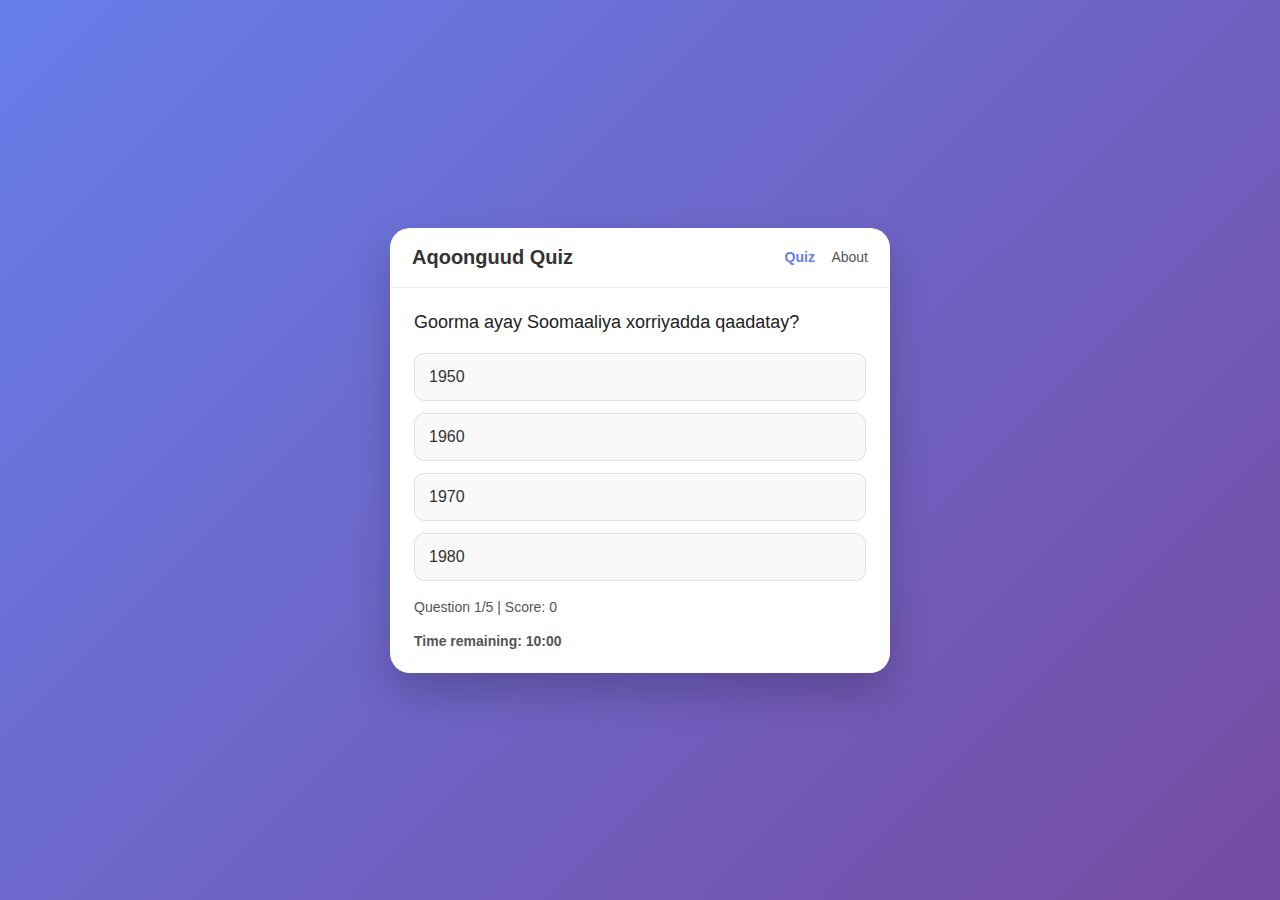
<file: index.html>
<!DOCTYPE html>
<html lang="en">
<head>
<meta charset="UTF-8" />
<meta name="viewport" content="width=device-width, initial-scale=1.0" />
<title>Aqoonguud Quiz</title>
<link rel="stylesheet" href="style.css" />
</head>
<body>
<div class="app">
<header>
<h1>Aqoonguud Quiz</h1>
<nav>
<a href="index.html" class="active">Quiz</a>
<a href="about.html">About</a>

</nav>
</header>


<div class="content">
<div class="question" id="question"></div>
<div class="options" id="options"></div>
<div class="footer">
<span id="info"></span>
<button id="nextBtn">Next</button>
</div>
<div class="footer">
<strong id="timer">Time remaining: 10:00</strong>
</div>
</div>
</div>


<script src="script.js"></script>
</body>
</html>
</file>
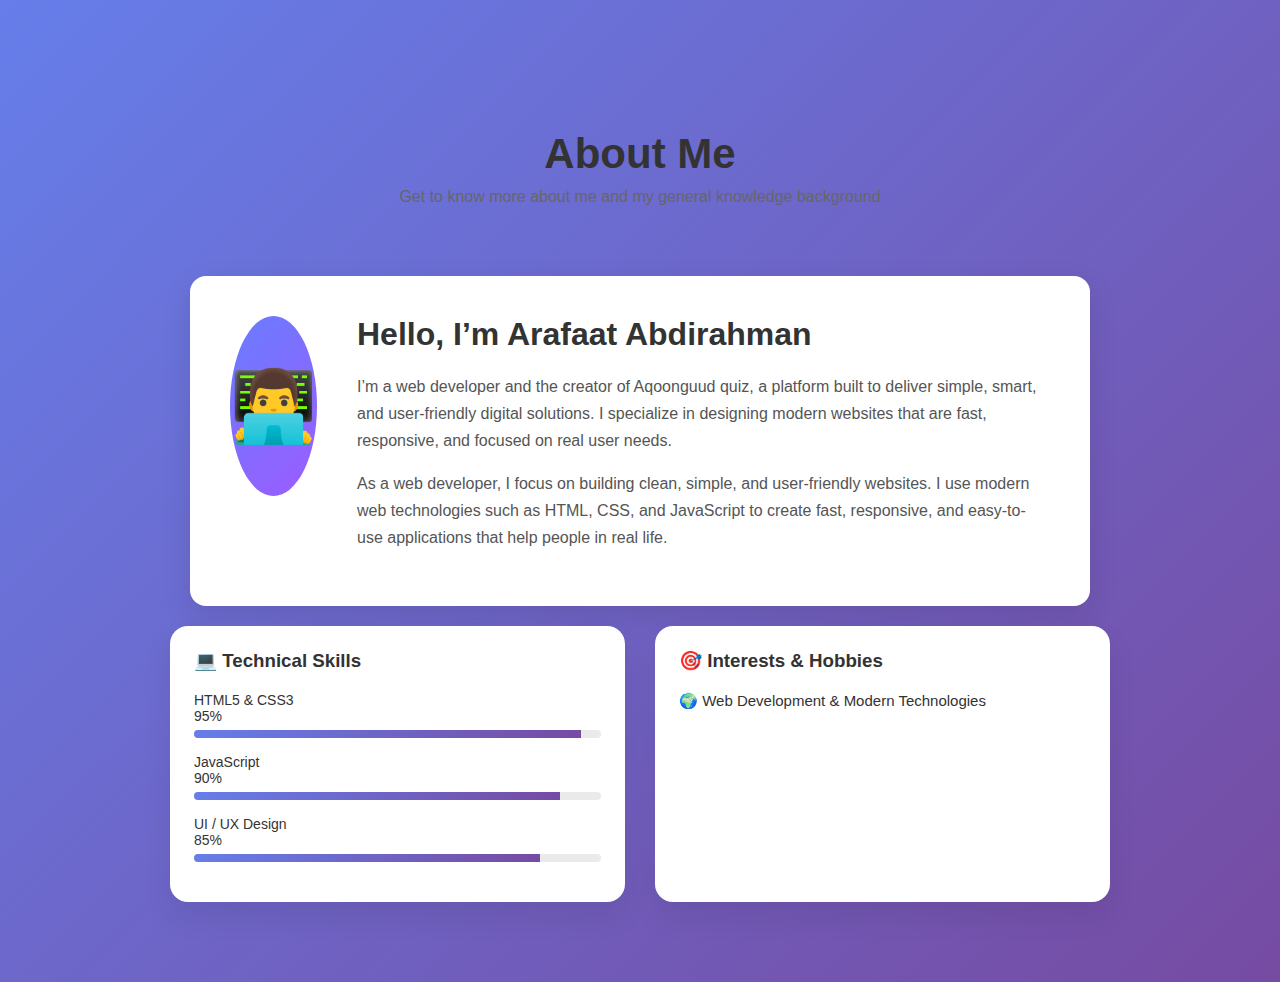
<file: about.html>
<!DOCTYPE html>
<html lang="en">
<head>
<meta charset="UTF-8" />
<meta name="viewport" content="width=device-width, initial-scale=1.0" />
<title>About | Aqoonguud Quiz</title>
<link rel="stylesheet" href="style.css" />
</head>
<body>
<section class="about-page">


<body>

    <!-- About Header -->
    <section class="about-header">
        <h1>About Me</h1>
        <p>Get to know more about me and my general knowledge background</p>
    </section>

    <!-- About Card -->
    <section class="about-container">
        <div class="about-card">

            <!-- Avatar -->
            <div class="about-image">
                <span>👨‍💻</span>
            </div>

            <!-- Content -->
            <div class="about-content">
                <h2>Hello, I’m Arafaat Abdirahman</h2>

                <p>
                   I’m a web developer and the creator of Aqoonguud quiz, 
                   a platform built to deliver simple, smart, and user-friendly digital solutions.
                    I specialize in designing modern websites that are fast, responsive, and focused on real user needs.

              
                <p>
                    As a web developer, I focus on building clean, simple, and user-friendly websites.
                    I use modern web technologies such as HTML, CSS, and JavaScript to create fast,
                    responsive, and easy-to-use applications that help people in real life.
                </p>
            </div>

        </div>
    </section>






<div class="about-grid">
<!-- Skills -->
<div class="card">
<h3>💻 Technical Skills</h3>
<div class="skill">
<span>HTML5 & CSS3</span><span>95%</span>
<div class="bar"><div style="width:95%"></div></div>
</div>
<div class="skill">
<span>JavaScript</span><span>90%</span>
<div class="bar"><div style="width:90%"></div></div>
</div>
<div class="skill">
<span>UI / UX Design</span><span>85%</span>
<div class="bar"><div style="width:85%"></div></div>
</div>
</div>


<!-- Interests -->
<div class="card">
<h3>🎯 Interests & Hobbies</h3>
<ul class="list">
<li>🌍 Web Development & Modern Technologies</li>
</html>
</file>
<file: style.css>
*{box-sizing:border-box;font-family:"Segoe UI",Tahoma,sans-serif}
body{margin:0;min-height:100vh;background:linear-gradient(135deg,#667eea,#764ba2);display:flex;justify-content:center;align-items:center}
.app{background:#fff;width:100%;max-width:500px;border-radius:20px;box-shadow:0 20px 40px rgba(0,0,0,.2);overflow:hidden}
header{padding:18px 22px;border-bottom:1px solid #eee;display:flex;justify-content:space-between;align-items:center}
header h1{margin:0;font-size:20px;color:#333}
nav a{text-decoration:none;color:#555;margin-left:12px;font-size:14px}
nav a.active{color:#667eea;font-weight:600}
.content{padding:24px}
.question{font-size:18px;margin-bottom:20px;color:#222}
.options{display:flex;flex-direction:column;gap:12px}
.option{padding:14px;border-radius:10px;border:1px solid #e0e0e0;cursor:pointer;background:#f9f9f9;transition:.2s}
.option:hover{background:#f1f1f1}
.option.correct{background:#d4f8e8;border-color:#2ecc71}
.option.wrong{background:#fde2e2;border-color:#e74c3c}
.footer{margin-top:18px;font-size:14px;color:#555;display:flex;justify-content:space-between;align-items:center}
#nextBtn{padding:6px 18px;border-radius:20px;border:none;background:linear-gradient(135deg,#667eea,#764ba2);color:#fff;cursor:pointer;display:none}
.about{line-height:1.6;color:#333}
.about-page{padding:80px 20px;max-width:1100px;margin:auto;font-family:Segoe UI,Tahoma,sans-serif}
.about-page h1{text-align:center;font-size:42px;margin-bottom:10px}
.subtitle{text-align:center;color:#666;margin-bottom:60px}


.about-grid{display:grid;grid-template-columns:1fr 1fr;gap:30px}
.card{background:#fff;padding:24px;border-radius:18px;box-shadow:0 15px 30px rgba(0,0,0,.08)}
.card h3{margin-bottom:20px}


.skill{margin-bottom:16px}
.skill span{display:flex;justify-content:space-between;font-size:14px}
.bar{height:8px;background:#eaeaea;border-radius:6px;overflow:hidden;margin-top:6px}
.bar div{height:100%;background:linear-gradient(135deg,#667eea,#764ba2)}


.list{list-style:none;padding:0}
.list li{margin-bottom:12px;font-size:15px}


.stats{display:grid;grid-template-columns:repeat(4,1fr);gap:20px;margin:60px 0}
.stats div{background:#fff;padding:30px;border-radius:16px;text-align:center;box-shadow:0 10px 25px rgba(0,0,0,.08)}
.stats strong{font-size:32px;color:#667eea}
.stats span{display:block;color:#555;margin-top:6px}


.profile{background:#fff;border-radius:20px;padding:40px;display:flex;gap:30px;align-items:center;box-shadow:0 20px 40px rgba(0,0,0,.1)}
.avatar{width:140px;height:140px;border-radius:50%;background:linear-gradient(135deg,#667eea,#764ba2);display:flex;align-items:center;justify-content:center;font-size:64px;color:#fff}
.profile h2{margin-top:0}


@media(max-width:900px){
.about-grid{grid-template-columns:1fr}
.stats{grid-template-columns:1fr 1fr}
.profile{flex-direction:column;text-align:center}
}
* {
    margin: 0;
    padding: 0;
    box-sizing: border-box;
    font-family: Arial, Helvetica, sans-serif;
}

body {
    background-color: #f5f6fa;
    color: #333;
}

/* Header */
.about-header {
    text-align: center;
    padding: 50px 20px;
}

.about-header h1 {
    font-size: 42px;
    margin-bottom: 10px;
}

.about-header p {
    font-size: 16px;
    color: #666;
}

/* Container */
.about-container {
    display: flex;
    justify-content: center;
    padding: 20px;
}

/* Card */
.about-card {
    background: #ffffff;
    width: 900px;
    display: flex;
    gap: 40px;
    padding: 40px;
    border-radius: 16px;
    box-shadow: 0 10px 30px rgba(0,0,0,0.1);
}

/* Image */
.about-image {
    width: 180px;
    height: 180px;
    border-radius: 50%;
    background: linear-gradient(135deg, #6a7cff, #9b5cff);
    display: flex;
    align-items: center;
    justify-content: center;
    font-size: 70px;
    color: white;
}

/* Content */
.about-content h2 {
    font-size: 32px;
    margin-bottom: 20px;
}

.about-content p {
    font-size: 16px;
    line-height: 1.7;
    margin-bottom: 15px;
    color: #555;
}
</file>
